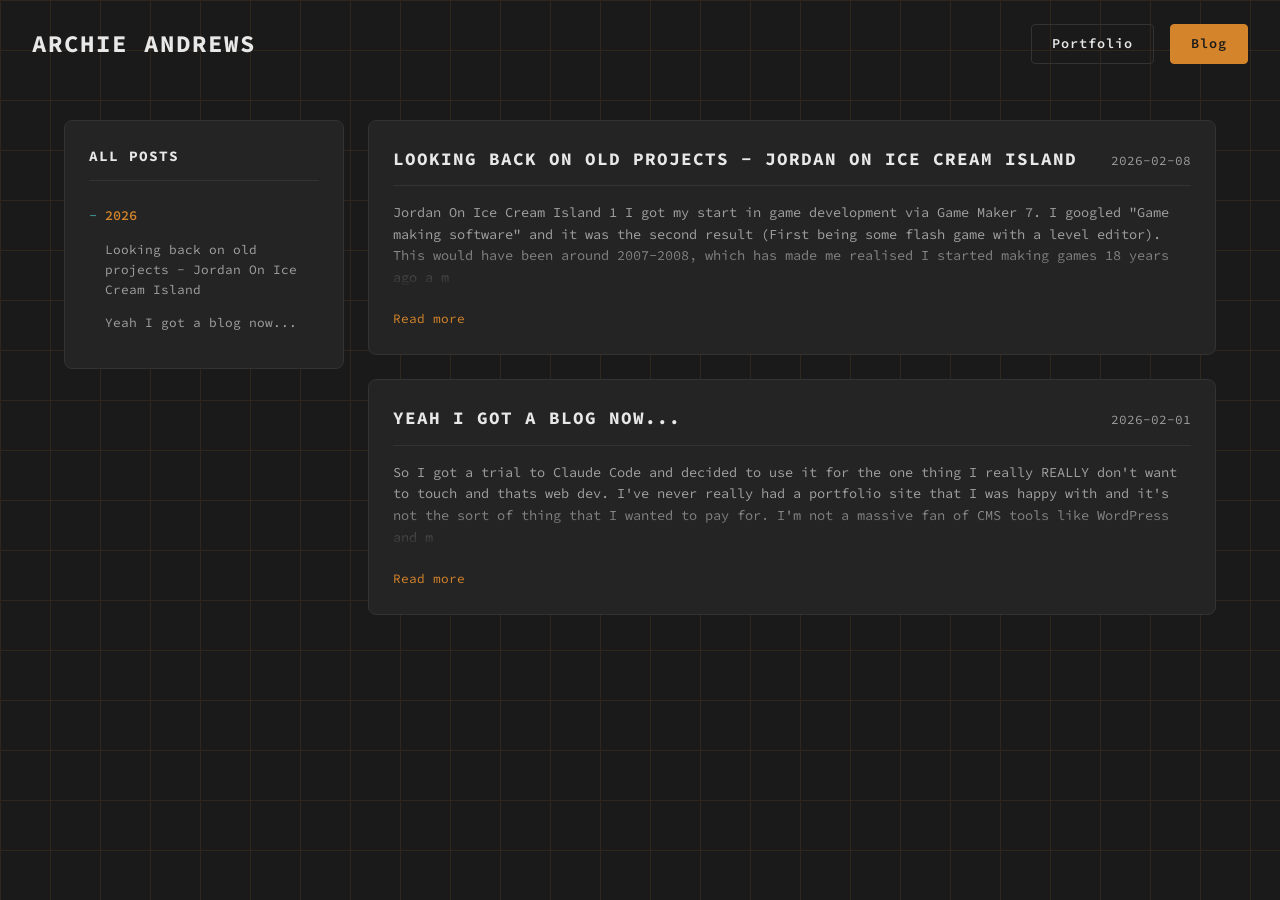
<file: blog/index.html>
<!DOCTYPE html>
<html lang="en">
<head>
    <meta charset="UTF-8">
    <meta name="viewport" content="width=device-width, initial-scale=1.0">
    <title>Blog - Portfolio</title>
    <link rel="preconnect" href="https://fonts.googleapis.com">
    <link rel="preconnect" href="https://fonts.gstatic.com" crossorigin>
    <link href="https://fonts.googleapis.com/css2?family=Source+Code+Pro:wght@400;600;700&display=swap" rel="stylesheet">
    <link rel="stylesheet" href="../css/style.css">
</head>
<body id="top">
    <div class="background-grid"></div>

    <header>
        <h1 class="site-title">ARCHIE ANDREWS</h1>
        <nav class="site-nav">
            <a href="../index.html" class="nav-button">Portfolio</a>
            <a href="index.html" class="nav-button nav-active">Blog</a>
        </nav>
    </header>

    <main>
        
<div class="blog-layout">
    <aside class="tile blog-sidebar-tile">
        <h3 class="blog-sidebar-title">ALL POSTS</h3>
        <nav class="blog-nav">
            
            <details open>
                <summary>2026</summary>
                <ul>
                    
                    <li><a href="2026/looking-back-on-old-projects-jordan-on-ice-cream-island.html">Looking back on old projects - Jordan On Ice Cream Island</a></li>
                    
                    <li><a href="2026/yeah-i-got-a-blog-now.html">Yeah I got a blog now...</a></li>
                    
                </ul>
            </details>
            
        </nav>
    </aside>

    <div class="blog-main">
        
        <a href="2026/looking-back-on-old-projects-jordan-on-ice-cream-island.html" class="tile tile-clickable blog-post-tile">
            <div class="blog-post-header">
                <h2 class="blog-post-title">LOOKING BACK ON OLD PROJECTS - JORDAN ON ICE CREAM ISLAND</h2>
                <time class="blog-post-date">2026-02-08</time>
            </div>
            <p class="blog-post-preview is-truncated">Jordan On Ice Cream Island 1 I got my start in game development via Game Maker 7. I googled &#34;Game making software&#34; and it was the second result (First being some flash game with a level editor). This would have been around 2007-2008, which has made me realised I started making games 18 years ago a m</p>
            <span class="blog-read-more">Read more</span>
        </a>
        
        <a href="2026/yeah-i-got-a-blog-now.html" class="tile tile-clickable blog-post-tile">
            <div class="blog-post-header">
                <h2 class="blog-post-title">YEAH I GOT A BLOG NOW...</h2>
                <time class="blog-post-date">2026-02-01</time>
            </div>
            <p class="blog-post-preview is-truncated">So I got a trial to Claude Code and decided to use it for the one thing I really REALLY don&#39;t want to touch and thats web dev. I&#39;ve never really had a portfolio site that I was happy with and it&#39;s not the sort of thing that I wanted to pay for. I&#39;m not a massive fan of CMS tools like WordPress and m</p>
            <span class="blog-read-more">Read more</span>
        </a>
        
    </div>
</div>

    </main>

    
</body>
</html>
</file>
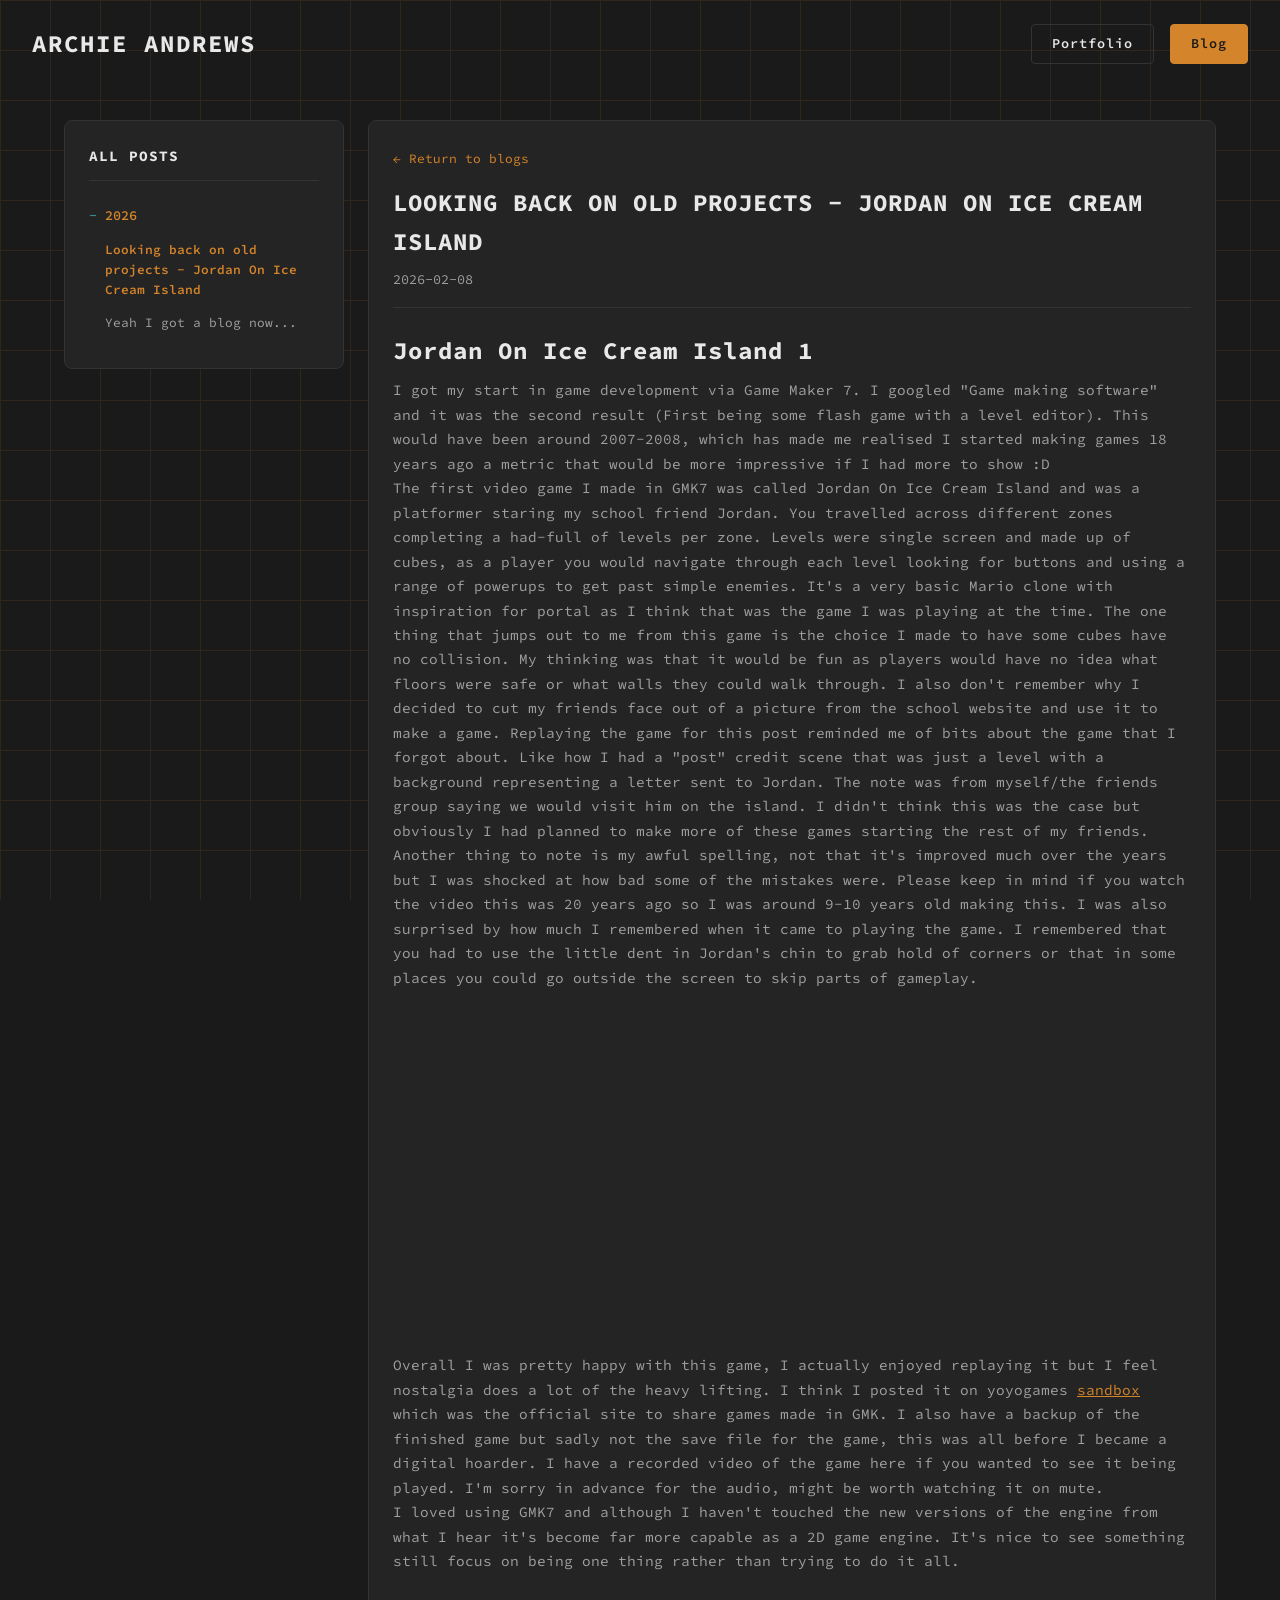
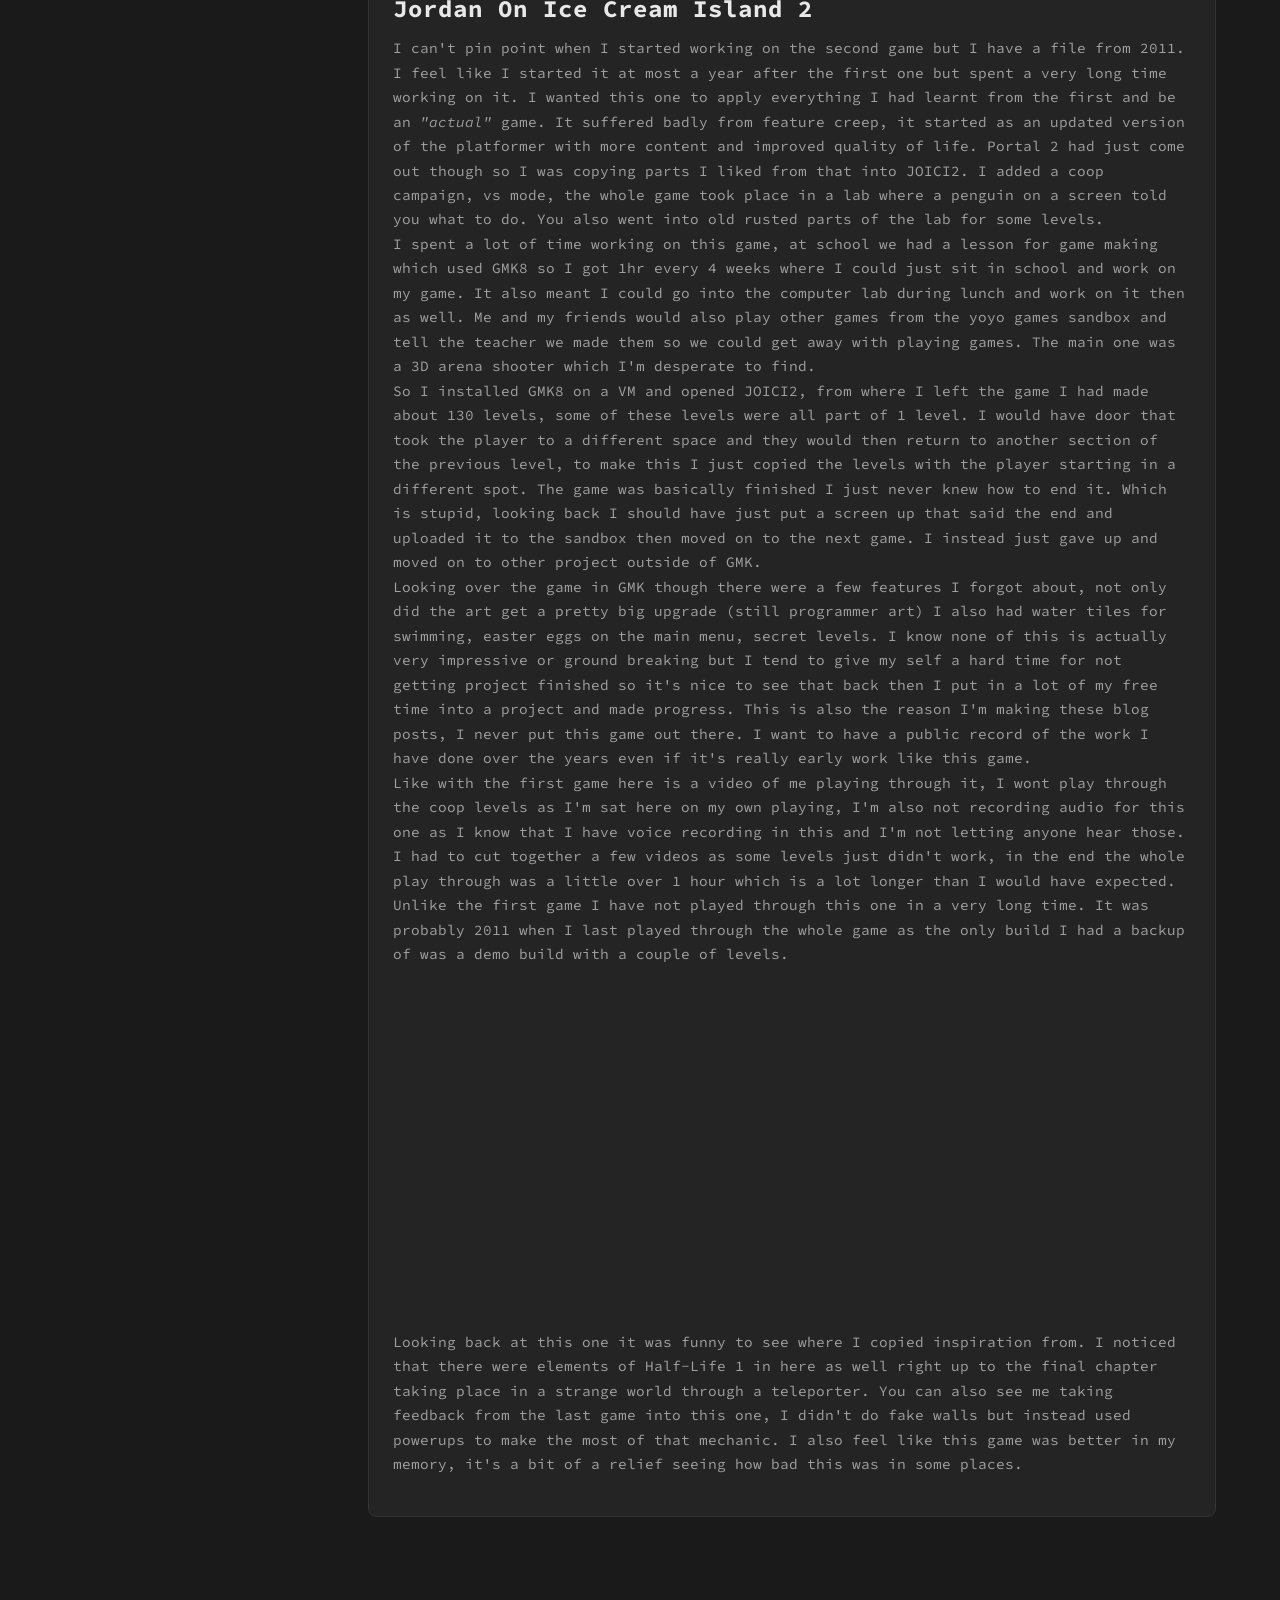
<file: blog/2026/looking-back-on-old-projects-jordan-on-ice-cream-island.html>
<!DOCTYPE html>
<html lang="en">
<head>
    <meta charset="UTF-8">
    <meta name="viewport" content="width=device-width, initial-scale=1.0">
    <title>Looking back on old projects - Jordan On Ice Cream Island - Blog</title>
    <link rel="preconnect" href="https://fonts.googleapis.com">
    <link rel="preconnect" href="https://fonts.gstatic.com" crossorigin>
    <link href="https://fonts.googleapis.com/css2?family=Source+Code+Pro:wght@400;600;700&display=swap" rel="stylesheet">
    <link rel="stylesheet" href="../../css/style.css">
</head>
<body id="top">
    <div class="background-grid"></div>

    <header>
        <h1 class="site-title">ARCHIE ANDREWS</h1>
        <nav class="site-nav">
            <a href="../../index.html" class="nav-button">Portfolio</a>
            <a href="../index.html" class="nav-button nav-active">Blog</a>
        </nav>
    </header>

    <main>
        
<div class="blog-layout">
    <aside class="tile blog-sidebar-tile">
        <h3 class="blog-sidebar-title">ALL POSTS</h3>
        <nav class="blog-nav">
            
            <details open>
                <summary>2026</summary>
                <ul>
                    
                    <li class="current">
                        <a href="../2026/looking-back-on-old-projects-jordan-on-ice-cream-island.html">Looking back on old projects - Jordan On Ice Cream Island</a>
                    </li>
                    
                    <li >
                        <a href="../2026/yeah-i-got-a-blog-now.html">Yeah I got a blog now...</a>
                    </li>
                    
                </ul>
            </details>
            
        </nav>
    </aside>

    <article class="tile blog-content">
        <a href="../index.html" class="blog-back-button">← Return to blogs</a>
        <h1>LOOKING BACK ON OLD PROJECTS - JORDAN ON ICE CREAM ISLAND</h1>
        <time>2026-02-08</time>
        <div class="blog-post-body">
            <h1>Jordan On Ice Cream Island 1</h1>
<p>I got my start in game development via Game Maker 7. I googled "Game making software" and it was the second result (First being some flash game with a level editor). This would have been around 2007-2008, which has made me realised I started making games 18 years ago a metric that would be more impressive if I had more to show :D
<br>
The first video game I made in GMK7 was called Jordan On Ice Cream Island and was a platformer staring my school friend Jordan. You travelled across different zones completing a had-full of levels per zone. Levels were single screen and made up of cubes, as a player you would navigate through each level looking for buttons and using a range of powerups to get past simple enemies. It's a very basic Mario clone with inspiration for portal as I think that was the game I was playing at the time. The one thing that jumps out to me from this game is the choice I made to have some cubes have no collision. My thinking was that it would be fun as players would have no idea what floors were safe or what walls they could walk through. I also don't remember why I decided to cut my friends face out of a picture from the school website and use it to make a game. Replaying the game for this post reminded me of bits about the game that I forgot about. Like how I had a "post" credit scene that was just a level with a background representing a letter sent to Jordan. The note was from myself/the friends group saying we would visit him on the island. I didn't think this was the case but obviously I had planned to make more of these games starting the rest of my friends. 
<br>
Another thing to note is my awful spelling, not that it's improved much over the years but I was shocked at how bad some of the mistakes were. Please keep in mind if you watch the video this was 20 years ago so I was around 9-10 years old making this. I was also surprised by how much I remembered when it came to playing the game. I remembered that you had to use the little dent in Jordan's chin to grab hold of corners or that in some places you could go outside the screen to skip parts of gameplay.
<br></p>
<iframe width="560" height="315" src="https://www.youtube.com/embed/h8mW-8ILUfc?si=VqAduBWpH4LfaK_4" title="YouTube video player" frameborder="0" allow="accelerometer; autoplay; clipboard-write; encrypted-media; gyroscope; picture-in-picture; web-share" referrerpolicy="strict-origin-when-cross-origin" allowfullscreen></iframe>
<p><br>
Overall I was pretty happy with this game, I actually enjoyed replaying it but I feel nostalgia does a lot of the heavy lifting. I think I posted it on yoyogames <a href="https://web.archive.org/web/20110630130110/http://sandbox.yoyogames.com/">sandbox</a> which was the official site to share games made in GMK. I also have a backup of the finished game but sadly not the save file for the game, this was all before I became a digital hoarder. I have a recorded video of the game here if you wanted to see it being played. I'm sorry in advance for the audio, might be worth watching it on mute.
<br>
I loved using GMK7 and although I haven't touched the new versions of the engine from what I hear it's become far more capable as a 2D game engine. It's nice to see something still focus on being one thing rather than trying to do it all. 
<br></p>
<h1>Jordan On Ice Cream Island 2</h1>
<p>I can't pin point when I started working on the second game but I have a file from 2011. I feel like I started it at most a year after the first one but spent a very long time working on it. I wanted this one to apply everything I had learnt from the first and be an <em>"actual"</em> game. It suffered badly from feature creep, it started as an updated version of the platformer with more content and improved quality of life. Portal 2 had just come out though so I was copying parts I liked from that into JOICI2. I added a coop campaign, vs mode, the whole game took place in a lab where a penguin on a screen told you what to do. You also went into old rusted parts of the lab for some levels. 
<br>
I spent a lot of time working on this game, at school we had a lesson for game making which used GMK8 so I got 1hr every 4 weeks where I could just sit in school and work on my game. It also meant I could go into the computer lab during lunch and work on it then as well. Me and my friends would also play other games from the yoyo games sandbox and tell the teacher we made them so we could get away with playing games. The main one was a 3D arena shooter which I'm desperate to find.
<br>
So I installed GMK8 on a VM and opened JOICI2, from where I left the game I had made about 130 levels, some of these levels were all part of 1 level. I would have door that took the player to a different space and they would then return to another section of the previous level, to make this I just copied the levels with the player starting in a different spot. The game was basically finished I just never knew how to end it. Which is stupid, looking back I should have just put a screen up that said the end and uploaded it to the sandbox then moved on to the next game. I instead just gave up and moved on to other project outside of GMK. 
<br>
Looking over the game in GMK though there were a few features I forgot about, not only did the art get a pretty big upgrade (still programmer art) I also had water tiles for swimming, easter eggs on the main menu, secret levels. I know none of this is actually very impressive or ground breaking but I tend to give my self a hard time for not getting project finished so it's nice to see that back then I put in a lot of my free time into a project and made progress. This is also the reason I'm making these blog posts, I never put this game out there. I want to have a public record of the work I have done over the years even if it's really early work like this game.
<br>
Like with the first game here is a video of me playing through it, I wont play through the coop levels as I'm sat here on my own playing, I'm also not recording audio for this one as I know that I have voice recording in this and I'm not letting anyone hear those. I had to cut together a few videos as some levels just didn't work, in the end the whole play through was a little over 1 hour which is a lot longer than I would have expected. Unlike the first game I have not played through this one in a very long time. It was probably 2011 when I last played through the whole game as the only build I had a backup of was a demo build with a couple of levels.
<br></p>
<iframe width="560" height="315" src="https://www.youtube.com/embed/SO5FgZKkvK0?si=Vzt0YHg4WgER7Px_" title="YouTube video player" frameborder="0" allow="accelerometer; autoplay; clipboard-write; encrypted-media; gyroscope; picture-in-picture; web-share" referrerpolicy="strict-origin-when-cross-origin" allowfullscreen></iframe>
<p><br>
Looking back at this one it was funny to see where I copied inspiration from. I noticed that there were elements of Half-Life 1 in here as well right up to the final chapter taking place in a strange world through a teleporter. You can also see me taking feedback from the last game into this one, I didn't do fake walls but instead used powerups to make the most of that mechanic. I also feel like this game was better in my memory, it's a bit of a relief seeing how bad this was in some places. </p>
        </div>
    </article>
</div>

    </main>

    


</body>
</html>
</file>
<file: css/style.css>
*,
*::before,
*::after {
    box-sizing: border-box;
    margin: 0;
    padding: 0;
}

:root {
    --bg-primary: #1a1a1a;
    --bg-secondary: #0d2b2b;
    --accent-primary: #d4842a;
    --accent-secondary: #3a8a8a;
    --text-primary: #e8e8e8;
    --text-secondary: #a0a0a0;
    --button-color: #ff9933;
    --tile-bg: #242424;
    --tile-border: #333;
}

html {
    scroll-behavior: smooth;
}

body {
    font-family: 'Source Code Pro', monospace;
    background-color: var(--bg-primary);
    color: var(--text-primary);
    line-height: 1.6;
    min-height: 100vh;
    position: relative;
    overflow-x: hidden;
}

.background-grid {
    position: fixed;
    top: 0;
    left: 0;
    width: 100%;
    height: 100%;
    z-index: -1;
    background-image:
        linear-gradient(var(--accent-primary) 1px, transparent 1px),
        linear-gradient(90deg, var(--accent-primary) 1px, transparent 1px);
    background-size: 50px 50px;
    opacity: 0.12;
    animation: gridPulse 8s ease-in-out infinite;
}

@keyframes gridPulse {
    0%, 100% { opacity: 0.08; }
    50% { opacity: 0.12; }
}

header {
    padding: 1.5rem 2rem;
    display: flex;
    justify-content: space-between;
    align-items: center;
    max-width: 1400px;
    margin: 0 auto;
}

.site-title {
    font-size: 1.5rem;
    font-weight: 700;
    color: var(--text-primary);
    letter-spacing: 2px;
}

.site-nav {
    display: flex;
    gap: 1rem;
}

.nav-button {
    display: inline-block;
    padding: 0.5rem 1.25rem;
    font-family: 'Source Code Pro', monospace;
    font-size: 0.85rem;
    font-weight: 600;
    text-decoration: none;
    color: var(--text-primary);
    background-color: transparent;
    border: 1px solid var(--tile-border);
    border-radius: 4px;
    transition: all 0.2s ease;
    letter-spacing: 1px;
}

.nav-button:hover {
    border-color: var(--accent-primary);
    color: var(--accent-primary);
}

.nav-button.nav-active {
    background-color: var(--accent-primary);
    border-color: var(--accent-primary);
    color: var(--bg-primary);
}

main {
    max-width: 1400px;
    margin: 0 auto;
    padding: 1rem 2rem 3rem;
}

.featured-row {
    display: flex;
    gap: 1.5rem;
    margin-bottom: 1.5rem;
}

.featured-row .about-tile {
    flex: 1;
}

/* Size containment stops the featured tile's content adding to the row height,
   so the about tile sets it and the featured tile stretches to match */
.featured-row .tile:not(.about-tile) {
    flex: 2;
    contain: size;
}

.projects-grid {
    display: grid;
    grid-template-columns: 1fr 1fr;
    gap: 1.5rem;
    align-items: start;
}

.projects-grid .tile:only-child,
.projects-grid .tile:last-child:nth-child(odd) {
    grid-column: span 2;
}

.tile {
    background-color: var(--tile-bg);
    border: 1px solid var(--tile-border);
    border-radius: 8px;
    padding: 1.5rem;
    transition: transform 0.2s ease, box-shadow 0.2s ease, border-color 0.2s ease;
    overflow: hidden;
    overflow-wrap: break-word;
    word-break: break-word;
}


.tile-clickable {
    cursor: pointer;
    text-decoration: none;
    color: inherit;
    display: block;
}

.tile-clickable:hover {
    transform: scale(1.02);
    box-shadow: 0 8px 32px rgba(212, 132, 42, 0.3);
    border-color: var(--accent-primary);
}

.tile-video {
    position: relative;
    display: flex;
    flex-direction: column;
}

.tile-video:hover {
    transform: scale(1.02);
    box-shadow: 0 8px 32px rgba(212, 132, 42, 0.3);
    border-color: var(--accent-primary);
}

.tile-overlay {
    position: absolute;
    top: 0;
    left: 0;
    right: 0;
    bottom: 0;
    z-index: 1;
}

.tile-video .tile-media {
    position: relative;
    z-index: 2;
}

.tile-video .tile-media iframe {
    pointer-events: auto;
}


.tile-title {
    font-size: 1.1rem;
    font-weight: 600;
    margin-bottom: 1rem;
    color: var(--text-primary);
}

.profile-container {
    display: flex;
    justify-content: center;
    margin-bottom: 1.5rem;
}

.profile-wrapper {
    position: relative;
    width: 180px;
    height: 180px;
    border-radius: 50%;
    overflow: hidden;
}

.profile-wrapper img {
    width: 100%;
    height: 100%;
    object-fit: cover;
    position: absolute;
    top: 0;
    left: 0;
    transition: opacity 0.3s ease;
}

.profile-wrapper .profile-hover {
    opacity: 0;
}

@media (hover: hover) {
    .profile-wrapper:hover .profile-default {
        opacity: 0;
    }
    .profile-wrapper:hover .profile-hover {
        opacity: 1;
    }
}

.about-description {
    font-size: 0.9rem;
    color: var(--text-secondary);
    margin-bottom: 1.5rem;
}

.about-description p {
    margin-bottom: 1rem;
}

.skills-divider {
    border: none;
    border-top: 1px solid var(--tile-border);
    margin: 1.5rem 0;
}

.skills-list {
    font-size: 0.85rem;
    color: var(--text-secondary);
    text-align: center;
    margin-bottom: 1.5rem;
}

.social-links {
    display: flex;
    flex-wrap: wrap;
    justify-content: center;
    gap: 0.75rem;
    margin-bottom: 1rem;
}

.icon-button {
    display: flex;
    align-items: center;
    justify-content: center;
    width: 48px;
    height: 48px;
    background-color: var(--bg-primary);
    border: 1px solid var(--tile-border);
    border-radius: 8px;
    color: var(--text-primary);
    text-decoration: none;
    transition: border-color 0.2s ease, background-color 0.2s ease;
}

.icon-button:hover {
    border-color: var(--button-color);
    background-color: rgba(255, 153, 51, 0.1);
}

.icon-button svg {
    width: 24px;
    height: 24px;
    fill: currentColor;
}

.icon-button img {
    width: 24px;
    height: 24px;
    object-fit: contain;
}

.resume-button {
    display: block;
    text-align: center;
    padding: 0.75rem 1.5rem;
    background-color: var(--bg-primary);
    border: 1px solid var(--tile-border);
    border-radius: 8px;
    color: var(--text-primary);
    text-decoration: none;
    font-size: 0.9rem;
    transition: border-color 0.2s ease, background-color 0.2s ease;
}

.resume-button:hover {
    border-color: var(--button-color);
    background-color: rgba(255, 153, 51, 0.1);
}

.email-link {
    display: block;
    text-align: center;
    color: var(--text-secondary);
    text-decoration: none;
    font-size: 0.85rem;
    margin-bottom: 1rem;
    transition: color 0.2s ease;
}

.email-link:hover {
    color: var(--button-color);
}

.tile-media {
    width: 100%;
    aspect-ratio: 16/9;
    border-radius: 4px;
    overflow: hidden;
    margin-bottom: 1rem;
    background-color: var(--bg-primary);
}

.tile-media img,
.tile-media iframe {
    width: 100%;
    height: 100%;
    object-fit: cover;
    border: none;
}

.tile-media-grid {
    display: grid;
    grid-template-columns: 2fr 1fr;
    grid-template-rows: 1fr 1fr;
    gap: 4px;
    aspect-ratio: 16/9;
    border-radius: 4px;
    overflow: hidden;
    margin-bottom: 1rem;
    background-color: var(--bg-primary);
}

.tile-media-grid img:first-child {
    grid-row: span 2;
}

.tile-media-grid img {
    width: 100%;
    height: 100%;
    object-fit: cover;
}

.featured-row .tile-media-grid {
    aspect-ratio: 5/1;
    margin-top: 1rem;
}

.tile-description-wrapper {
    position: relative;
}

/* Three lines max; the fade stops are fixed lengths so only a third line fades,
   and shorter descriptions stay fully visible */
.tile-description {
    font-size: 0.85rem;
    color: var(--text-secondary);
    line-height: 1.6;
    max-height: 4.8em;
    overflow: hidden;
    overflow-wrap: break-word;
    word-break: break-word;
    margin-bottom: 0.5rem;
    -webkit-mask-image: linear-gradient(to bottom, black 3.2em, transparent 4.8em);
    mask-image: linear-gradient(to bottom, black 3.2em, transparent 4.8em);
}

.tile-description-wrapper.has-preview {
    flex: 1 1 auto;
    min-height: 0;
    display: flex;
    flex-direction: column;
}

/* Zero basis so the preview fills leftover height without stretching the tile */
.tile-preview {
    flex: 1 1 0;
    min-height: 0;
    overflow: hidden;
    font-size: 0.85rem;
    color: var(--text-secondary);
    line-height: 1.6;
    margin-bottom: 0.5rem;
    -webkit-mask-image: linear-gradient(to bottom, black 50%, transparent 100%);
    mask-image: linear-gradient(to bottom, black 50%, transparent 100%);
}

.tile-preview p + p {
    margin-top: 0.75rem;
}

.tile-preview .tile-preview-heading {
    font-weight: 600;
    color: var(--text-primary);
}

.tile-preview .tile-preview-heading + p {
    margin-top: 0.25rem;
}

.read-more {
    display: block;
    font-size: 0.8rem;
    color: var(--button-color);
    text-align: right;
}

.modal-overlay {
    position: fixed;
    top: 0;
    left: 0;
    width: 100%;
    height: 100%;
    background-color: rgba(0, 0, 0, 0.9);
    z-index: 1000;
    opacity: 0;
    visibility: hidden;
    transition: opacity 0.3s ease, visibility 0.3s ease;
    overflow-y: auto;
    padding: 2rem;
}

.modal-overlay:target {
    opacity: 1;
    visibility: visible;
}

.modal-backdrop {
    position: fixed;
    top: 0;
    left: 0;
    width: 100%;
    height: 100%;
    z-index: 1;
}

.modal-content {
    max-width: 1000px;
    margin: 0 auto;
    background-color: var(--tile-bg);
    border: 1px solid var(--tile-border);
    border-radius: 8px;
    padding: 2rem;
    position: relative;
    z-index: 2;
    overflow-wrap: break-word;
    word-break: break-word;
}

.modal-header {
    display: flex;
    justify-content: space-between;
    align-items: center;
    margin-bottom: 1.5rem;
    padding-bottom: 1rem;
    border-bottom: 1px solid var(--tile-border);
}

.modal-title {
    font-size: 1.5rem;
    font-weight: 600;
}

.back-button {
    display: inline-flex;
    align-items: center;
    gap: 0.5rem;
    padding: 0.5rem 1rem;
    background-color: var(--bg-primary);
    border: 1px solid var(--tile-border);
    border-radius: 4px;
    color: var(--text-primary);
    text-decoration: none;
    font-size: 0.85rem;
    transition: border-color 0.2s ease;
}

.back-button:hover {
    border-color: var(--button-color);
}

.modal-main {
    display: grid;
    grid-template-columns: 1.5fr 1fr;
    gap: 2rem;
    margin-bottom: 2rem;
}

.modal-media {
    aspect-ratio: 16/9;
    border-radius: 4px;
    overflow: hidden;
    background-color: var(--bg-primary);
}

.modal-media img,
.modal-media iframe {
    width: 100%;
    height: 100%;
    object-fit: cover;
    border: none;
}

.modal-sidebar {
    display: flex;
    flex-direction: column;
}

.modal-short-description {
    font-size: 0.9rem;
    color: var(--text-secondary);
    margin-bottom: 1.5rem;
    flex-grow: 1;
    overflow-wrap: break-word;
    word-break: break-word;
}

.modal-links {
    display: flex;
    flex-wrap: wrap;
    gap: 0.75rem;
}

.modal-link {
    display: inline-flex;
    align-items: center;
    gap: 0.5rem;
    padding: 0.75rem 1.25rem;
    background-color: var(--accent-primary);
    border-radius: 4px;
    color: var(--bg-primary);
    text-decoration: none;
    font-size: 0.85rem;
    font-weight: 600;
    transition: background-color 0.2s ease;
}

.modal-link:hover {
    background-color: var(--button-color);
}

.modal-full-description {
    padding-top: 1.5rem;
    border-top: 1px solid var(--tile-border);
    margin-bottom: 2rem;
}

.modal-full-description p {
    font-size: 0.9rem;
    color: var(--text-secondary);
    margin-bottom: 1rem;
    overflow-wrap: break-word;
    word-break: break-word;
}

.modal-full-description p:last-child {
    margin-bottom: 0;
}

.carousel-section {
    padding-top: 1.5rem;
    border-top: 1px solid var(--tile-border);
}

.carousel-title {
    font-size: 0.9rem;
    color: var(--text-secondary);
    margin-bottom: 1rem;
}

.media-carousel {
    display: flex;
    gap: 1rem;
    overflow-x: auto;
    scroll-snap-type: x mandatory;
    padding-bottom: 1rem;
    scrollbar-width: thin;
    scrollbar-color: var(--accent-secondary) var(--bg-primary);
}

.media-carousel::-webkit-scrollbar {
    height: 8px;
}

.media-carousel::-webkit-scrollbar-track {
    background: var(--bg-primary);
    border-radius: 4px;
}

.media-carousel::-webkit-scrollbar-thumb {
    background: var(--accent-secondary);
    border-radius: 4px;
}

.carousel-item {
    flex: 0 0 auto;
    width: 280px;
    aspect-ratio: 16/10;
    border-radius: 4px;
    overflow: hidden;
    scroll-snap-align: start;
    background-color: var(--bg-primary);
}

.carousel-item img {
    width: 100%;
    height: 100%;
    object-fit: cover;
}

@media (max-width: 1024px) {
    .profile-wrapper {
        width: 150px;
        height: 150px;
    }
}

@media (max-width: 768px) {
    header {
        padding: 1rem;
    }

    .site-title {
        font-size: 1.2rem;
    }

    .nav-space {
        display: none;
    }

    main {
        padding: 1rem 1rem 5rem;
    }

    .featured-row {
        flex-direction: column;
    }

    .featured-row .tile:not(.about-tile) {
        contain: none;
    }

    .projects-grid {
        grid-template-columns: 1fr;
    }

    .tile {
        padding: 1.25rem;
    }

    .tile-preview {
        flex-basis: auto;
        max-height: 8rem;
    }

    .profile-wrapper {
        width: 140px;
        height: 140px;
    }

    .modal-overlay {
        padding: 1rem;
    }

    .modal-content {
        padding: 1.25rem;
    }

    .modal-main {
        grid-template-columns: 1fr;
        gap: 1.5rem;
    }

    .modal-title {
        font-size: 1.25rem;
    }

    .carousel-item {
        width: 240px;
    }
}

@media (max-width: 480px) {
    .social-links {
        gap: 0.5rem;
    }

    .icon-button {
        width: 44px;
        height: 44px;
    }

    .carousel-item {
        width: 200px;
    }
}

.carousel-item a {
    display: block;
    width: 100%;
    height: 100%;
}

.lightbox {
    position: fixed;
    top: 0;
    left: 0;
    width: 100%;
    height: 100%;
    background-color: rgba(0, 0, 0, 0.95);
    z-index: 2000;
    opacity: 0;
    visibility: hidden;
    transition: opacity 0.3s ease, visibility 0.3s ease;
    display: flex;
    align-items: center;
    justify-content: center;
}

.lightbox:target {
    opacity: 1;
    visibility: visible;
}

.lightbox-content {
    position: relative;
    max-width: 85vw;
    max-height: 90vh;
    display: flex;
    align-items: center;
    justify-content: center;
}

.lightbox-content img {
    max-width: 100%;
    max-height: 85vh;
    object-fit: contain;
    border-radius: 4px;
}

.lightbox-close {
    position: fixed;
    top: 1rem;
    right: 1rem;
    padding: 0.5rem 1rem;
    background-color: rgba(36, 36, 36, 0.9);
    border: 1px solid var(--tile-border);
    border-radius: 4px;
    color: var(--text-primary);
    text-decoration: none;
    font-size: 0.85rem;
    transition: border-color 0.2s ease, background-color 0.2s ease;
    z-index: 10;
}

.lightbox-close:hover {
    border-color: var(--button-color);
    background-color: var(--tile-bg);
}

.lightbox-nav {
    position: absolute;
    top: 50%;
    transform: translateY(-50%);
    padding: 1rem 1.25rem;
    background-color: rgba(36, 36, 36, 0.9);
    border: 1px solid var(--tile-border);
    border-radius: 4px;
    color: var(--text-primary);
    text-decoration: none;
    font-size: 1.5rem;
    line-height: 1;
    transition: border-color 0.2s ease, background-color 0.2s ease;
    z-index: 10;
}

.lightbox-nav:hover {
    border-color: var(--button-color);
    background-color: var(--tile-bg);
}

.lightbox-prev {
    left: 1rem;
}

.lightbox-next {
    right: 1rem;
}

.lightbox-backdrop {
    position: fixed;
    top: 0;
    left: 0;
    width: 100%;
    height: 100%;
    z-index: -1;
}

.blog-layout {
    display: flex;
    gap: 1.5rem;
    max-width: 1400px;
    margin: 0 auto;
    padding: 1rem 2rem 3rem;
}

.blog-sidebar-tile {
    flex: 0 0 280px;
    position: sticky;
    top: 1rem;
    align-self: flex-start;
    max-height: calc(100vh - 2rem);
    overflow-y: auto;
}

.blog-sidebar-title {
    font-size: 0.9rem;
    font-weight: 700;
    color: var(--text-primary);
    letter-spacing: 1px;
    margin-bottom: 1rem;
    padding-bottom: 0.75rem;
    border-bottom: 1px solid var(--tile-border);
}

.blog-nav details {
    margin-bottom: 0.5rem;
}

.blog-nav summary {
    cursor: pointer;
    font-size: 0.85rem;
    font-weight: 600;
    color: var(--accent-primary);
    padding: 0.5rem 0;
    list-style: none;
}

.blog-nav summary::-webkit-details-marker {
    display: none;
}

.blog-nav summary::before {
    content: '+ ';
    color: var(--accent-secondary);
}

.blog-nav details[open] summary::before {
    content: '- ';
}

.blog-nav ul {
    list-style: none;
    padding-left: 1rem;
    margin-bottom: 0.5rem;
}

.blog-nav li {
    margin-bottom: 0.25rem;
}

.blog-nav a {
    font-size: 0.8rem;
    color: var(--text-secondary);
    text-decoration: none;
    transition: color 0.2s ease;
    display: block;
    padding: 0.25rem 0;
}

.blog-nav a:hover {
    color: var(--accent-primary);
}

.blog-nav li.current a {
    color: var(--accent-primary);
    font-weight: 600;
}

.blog-main {
    flex: 1;
    display: flex;
    flex-direction: column;
    gap: 1.5rem;
}

.blog-post-tile {
    display: block;
    text-decoration: none;
}

.blog-post-header {
    display: flex;
    justify-content: space-between;
    align-items: baseline;
    margin-bottom: 1rem;
    padding-bottom: 0.75rem;
    border-bottom: 1px solid var(--tile-border);
}

.blog-post-title {
    font-size: 1.1rem;
    font-weight: 700;
    color: var(--text-primary);
    letter-spacing: 1px;
}

.blog-post-date {
    font-size: 0.8rem;
    color: var(--text-secondary);
}

.blog-post-preview {
    font-size: 0.85rem;
    color: var(--text-secondary);
    line-height: 1.6;
    margin-bottom: 1rem;
}

.blog-post-preview.is-truncated {
    -webkit-mask-image: linear-gradient(to bottom, black 50%, transparent 100%);
    mask-image: linear-gradient(to bottom, black 50%, transparent 100%);
}

.blog-read-more {
    display: inline-block;
    font-size: 0.8rem;
    color: var(--accent-primary);
    text-decoration: none;
    transition: color 0.2s ease;
}

.blog-read-more:hover {
    color: var(--button-color);
}

.blog-content {
    flex: 1;
}

.blog-back-button {
    display: inline-block;
    font-size: 0.8rem;
    color: var(--text-secondary);
    text-decoration: none;
    margin-bottom: 1rem;
    transition: color 0.2s ease;
}

.blog-back-button:hover {
    color: var(--accent-primary);
}

.blog-content h1 {
    font-size: 1.5rem;
    font-weight: 700;
    color: var(--text-primary);
    letter-spacing: 1px;
    margin-bottom: 0.5rem;
}

.blog-content time {
    display: block;
    font-size: 0.85rem;
    color: var(--text-secondary);
    margin-bottom: 1.5rem;
    padding-bottom: 1rem;
    border-bottom: 1px solid var(--tile-border);
}

.blog-content p,
.blog-content li {
    font-size: 0.9rem;
    color: var(--text-secondary);
    line-height: 1.7;
    margin-bottom: 1rem;
}

.blog-content h2,
.blog-content h3 {
    color: var(--text-primary);
    margin-top: 1.5rem;
    margin-bottom: 0.75rem;
}

.blog-content h2 {
    font-size: 1.2rem;
}

.blog-content h3 {
    font-size: 1rem;
}

.blog-content a {
    color: var(--accent-primary);
}

.blog-content a:hover {
    color: var(--button-color);
}

.blog-content code {
    background-color: var(--bg-primary);
    padding: 0.2rem 0.4rem;
    border-radius: 3px;
    font-size: 0.85em;
}

.blog-content pre {
    background-color: var(--bg-primary);
    padding: 1rem;
    border-radius: 4px;
    overflow-x: auto;
    margin-bottom: 1rem;
}

.blog-content pre code {
    background: none;
    padding: 0;
}

.blog-content .blog-img-link {
    display: block;
    max-width: 300px;
    margin: 1rem 0;
}

.blog-content .blog-img-link img {
    width: 100%;
    border-radius: 4px;
    cursor: zoom-in;
    transition: transform 0.2s ease, box-shadow 0.2s ease;
}

.blog-content .blog-img-link:hover img {
    transform: scale(1.02);
    box-shadow: 0 4px 16px rgba(212, 132, 42, 0.3);
}

.blog-content img:not(.blog-img-link img) {
    max-width: 100%;
    border-radius: 4px;
    margin: 1rem 0;
}

.blog-lightbox {
    position: fixed;
    top: 0;
    left: 0;
    width: 100%;
    height: 100%;
    background-color: rgba(0, 0, 0, 0.95);
    z-index: 2000;
    opacity: 0;
    visibility: hidden;
    transition: opacity 0.3s ease, visibility 0.3s ease;
    display: flex;
    align-items: center;
    justify-content: center;
}

.blog-lightbox:target {
    opacity: 1;
    visibility: visible;
}

.blog-lightbox-content {
    position: relative;
    max-width: 90vw;
    max-height: 90vh;
    z-index: 2;
}

.blog-lightbox-content img {
    max-width: 90vw;
    max-height: 85vh;
    object-fit: contain;
    border-radius: 4px;
    cursor: default;
}

.blog-lightbox-close {
    position: fixed;
    top: 1rem;
    right: 1rem;
    padding: 0.5rem 1rem;
    background-color: rgba(36, 36, 36, 0.9);
    border: 1px solid var(--tile-border);
    border-radius: 4px;
    color: var(--text-primary);
    text-decoration: none;
    font-size: 0.85rem;
    transition: border-color 0.2s ease, background-color 0.2s ease;
    z-index: 10;
}

.blog-lightbox-close:hover {
    border-color: var(--button-color);
    background-color: var(--tile-bg);
}

.blog-lightbox-backdrop {
    position: fixed;
    top: 0;
    left: 0;
    width: 100%;
    height: 100%;
    z-index: 1;
}

@media (max-width: 900px) {
    .blog-layout {
        flex-direction: column;
        padding: 1rem;
    }

    .blog-sidebar-tile {
        flex: none;
        position: static;
        max-height: none;
        width: 100%;
    }

    .blog-nav details:not(:first-child) {
        display: none;
    }

    .blog-sidebar-tile::after {
        content: 'View all posts in sidebar on desktop';
        display: block;
        font-size: 0.75rem;
        color: var(--text-secondary);
        margin-top: 0.5rem;
        font-style: italic;
    }
}
</file>
